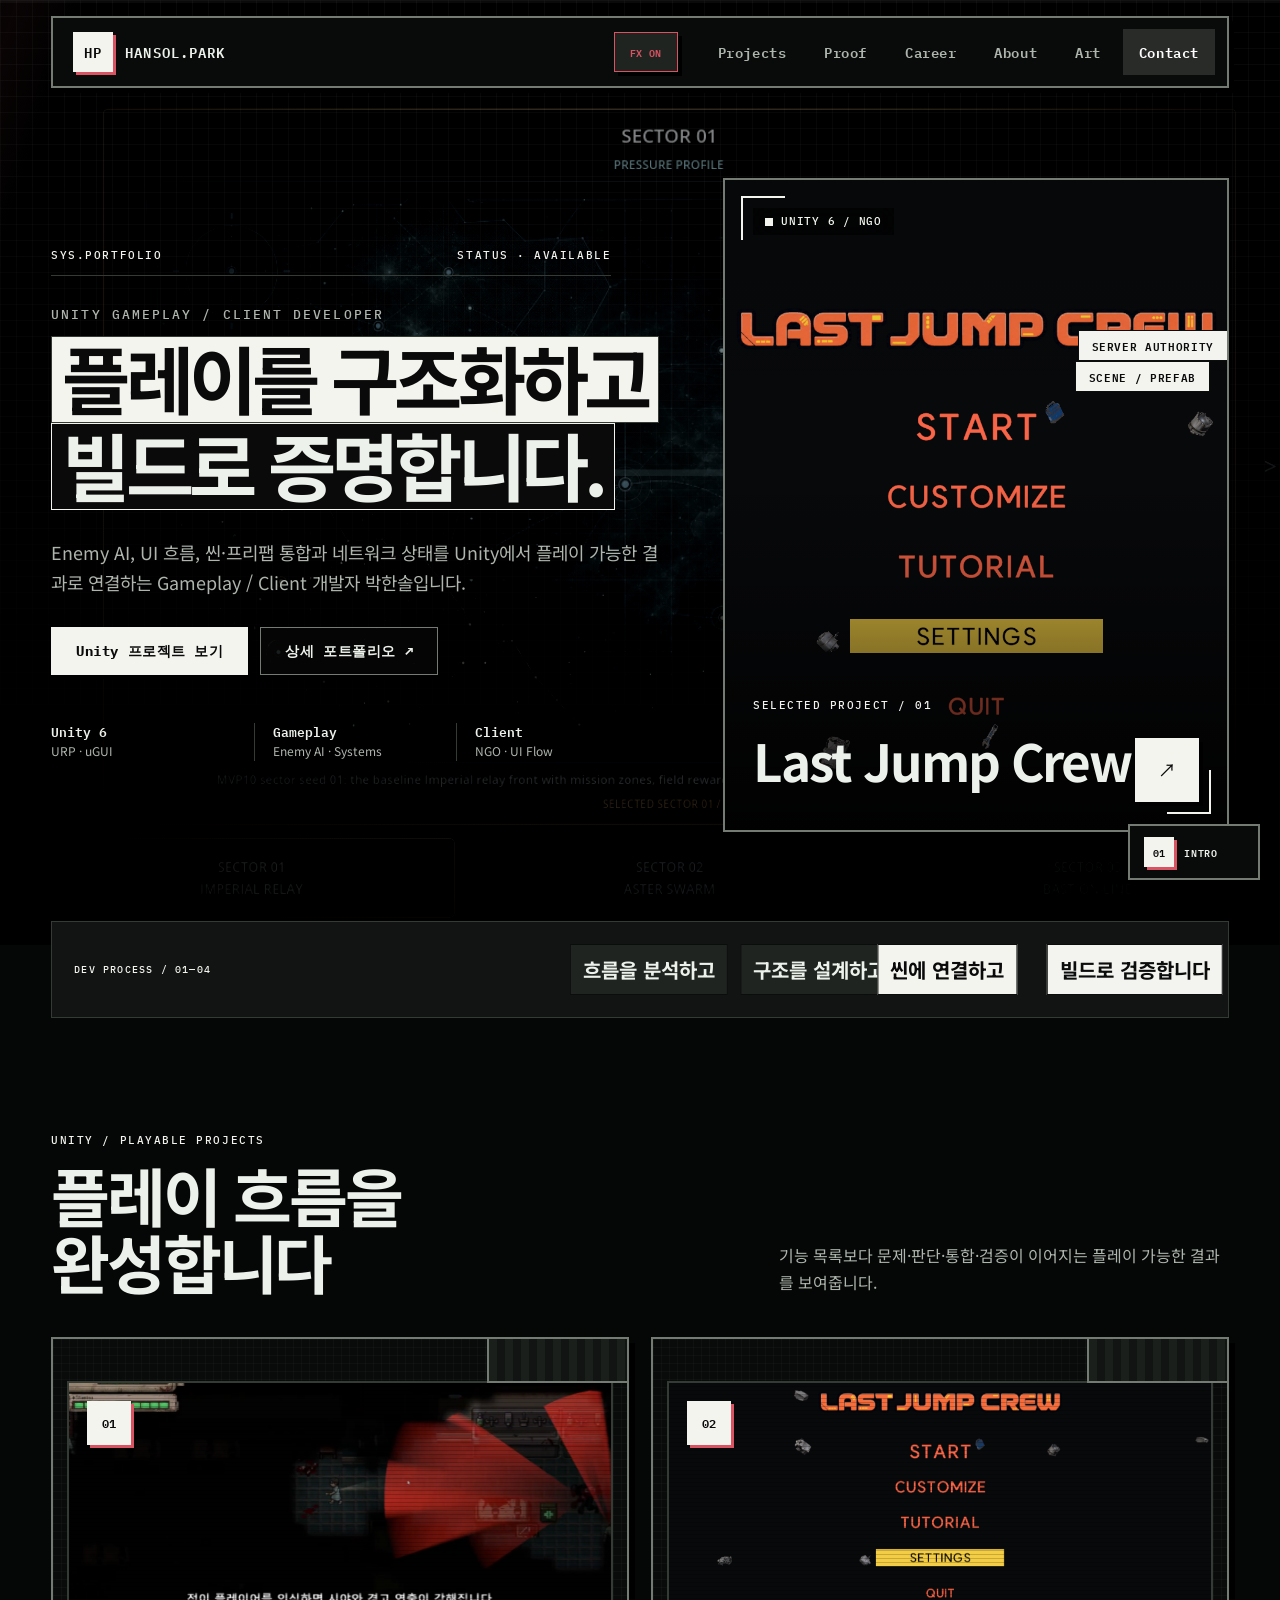
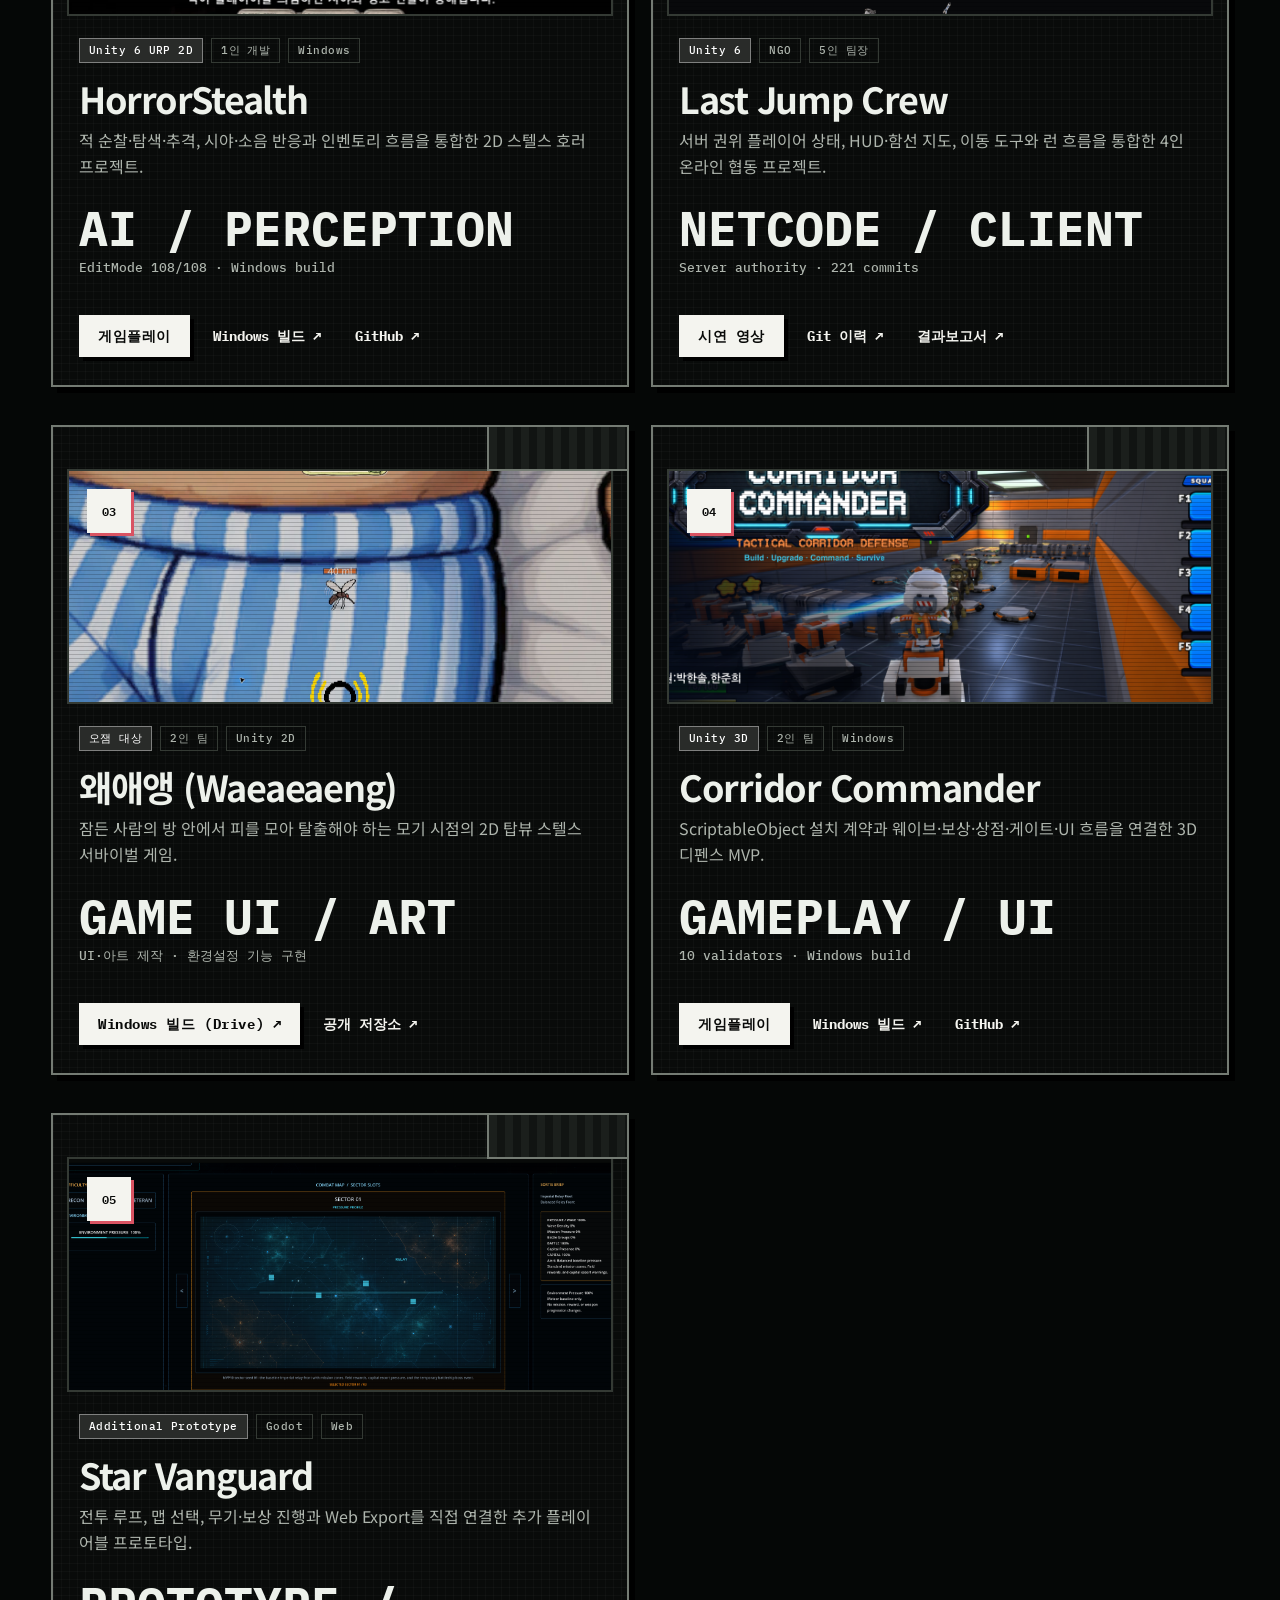
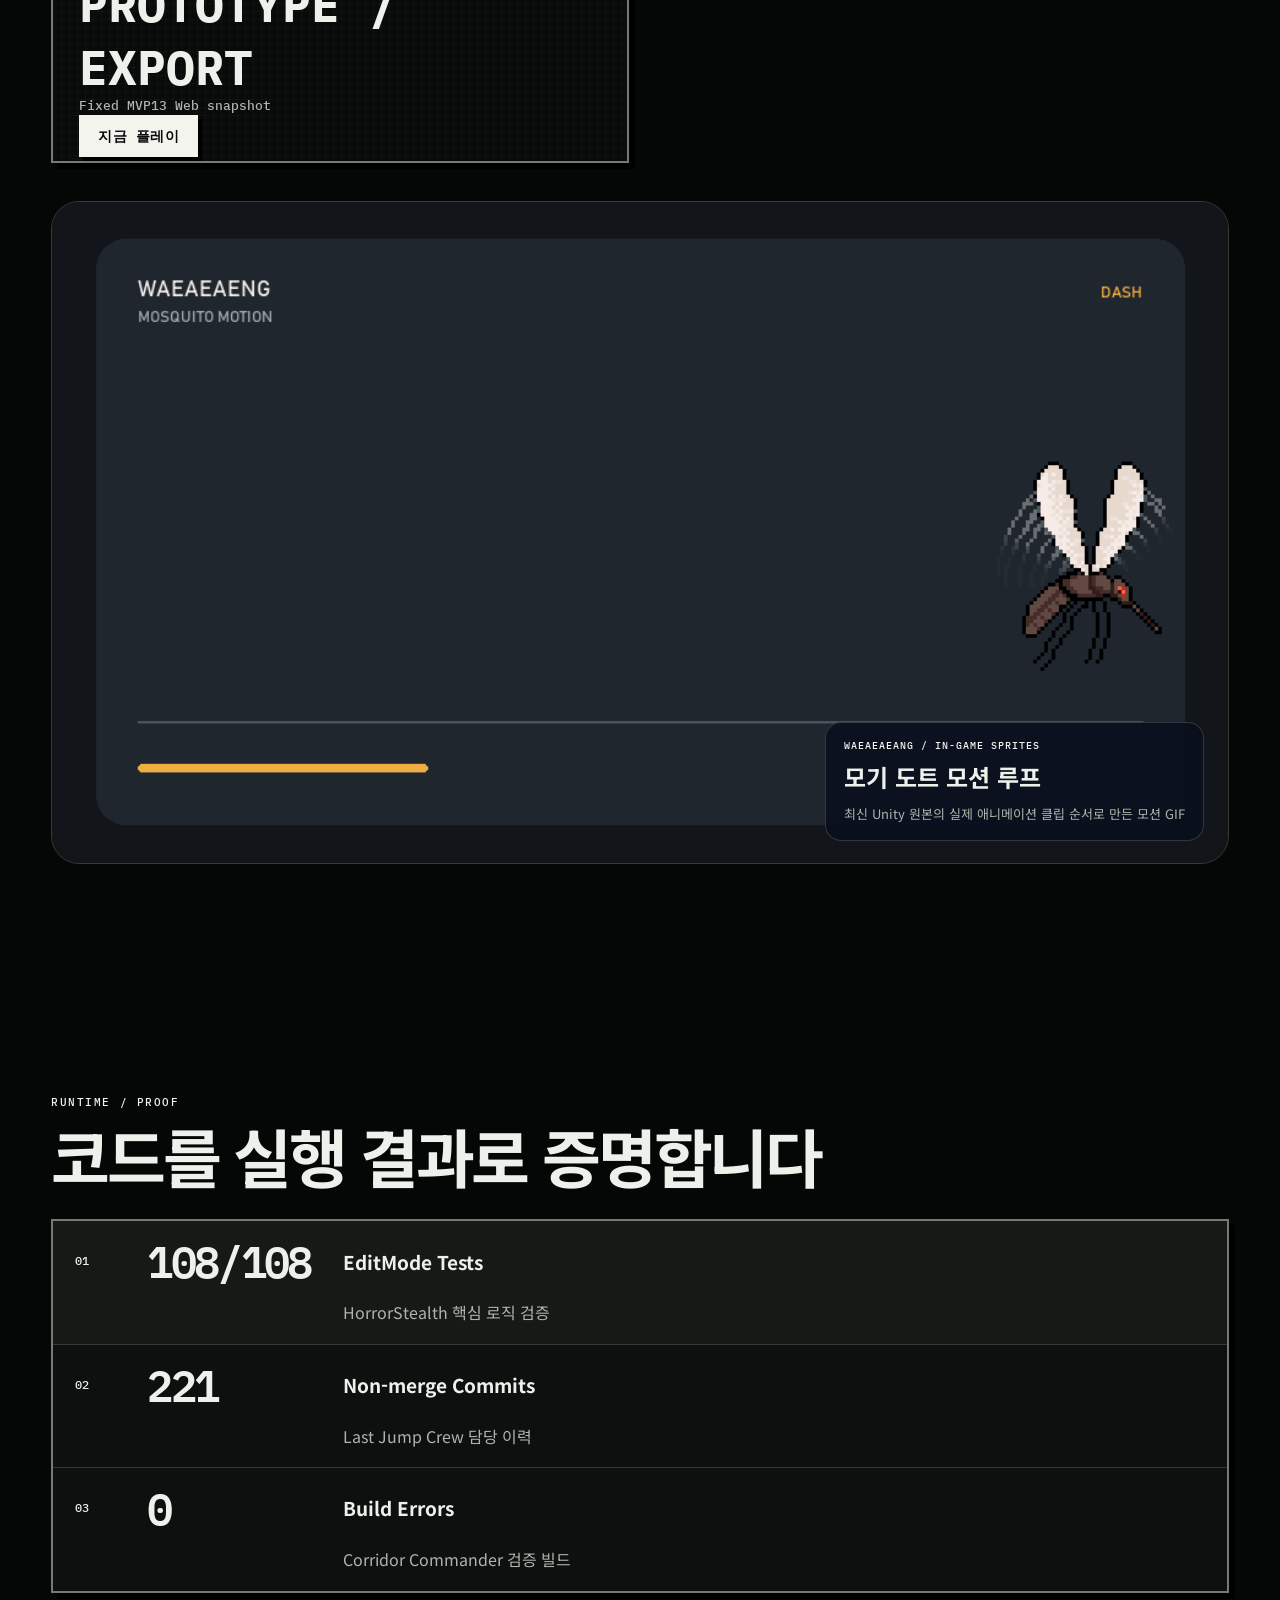
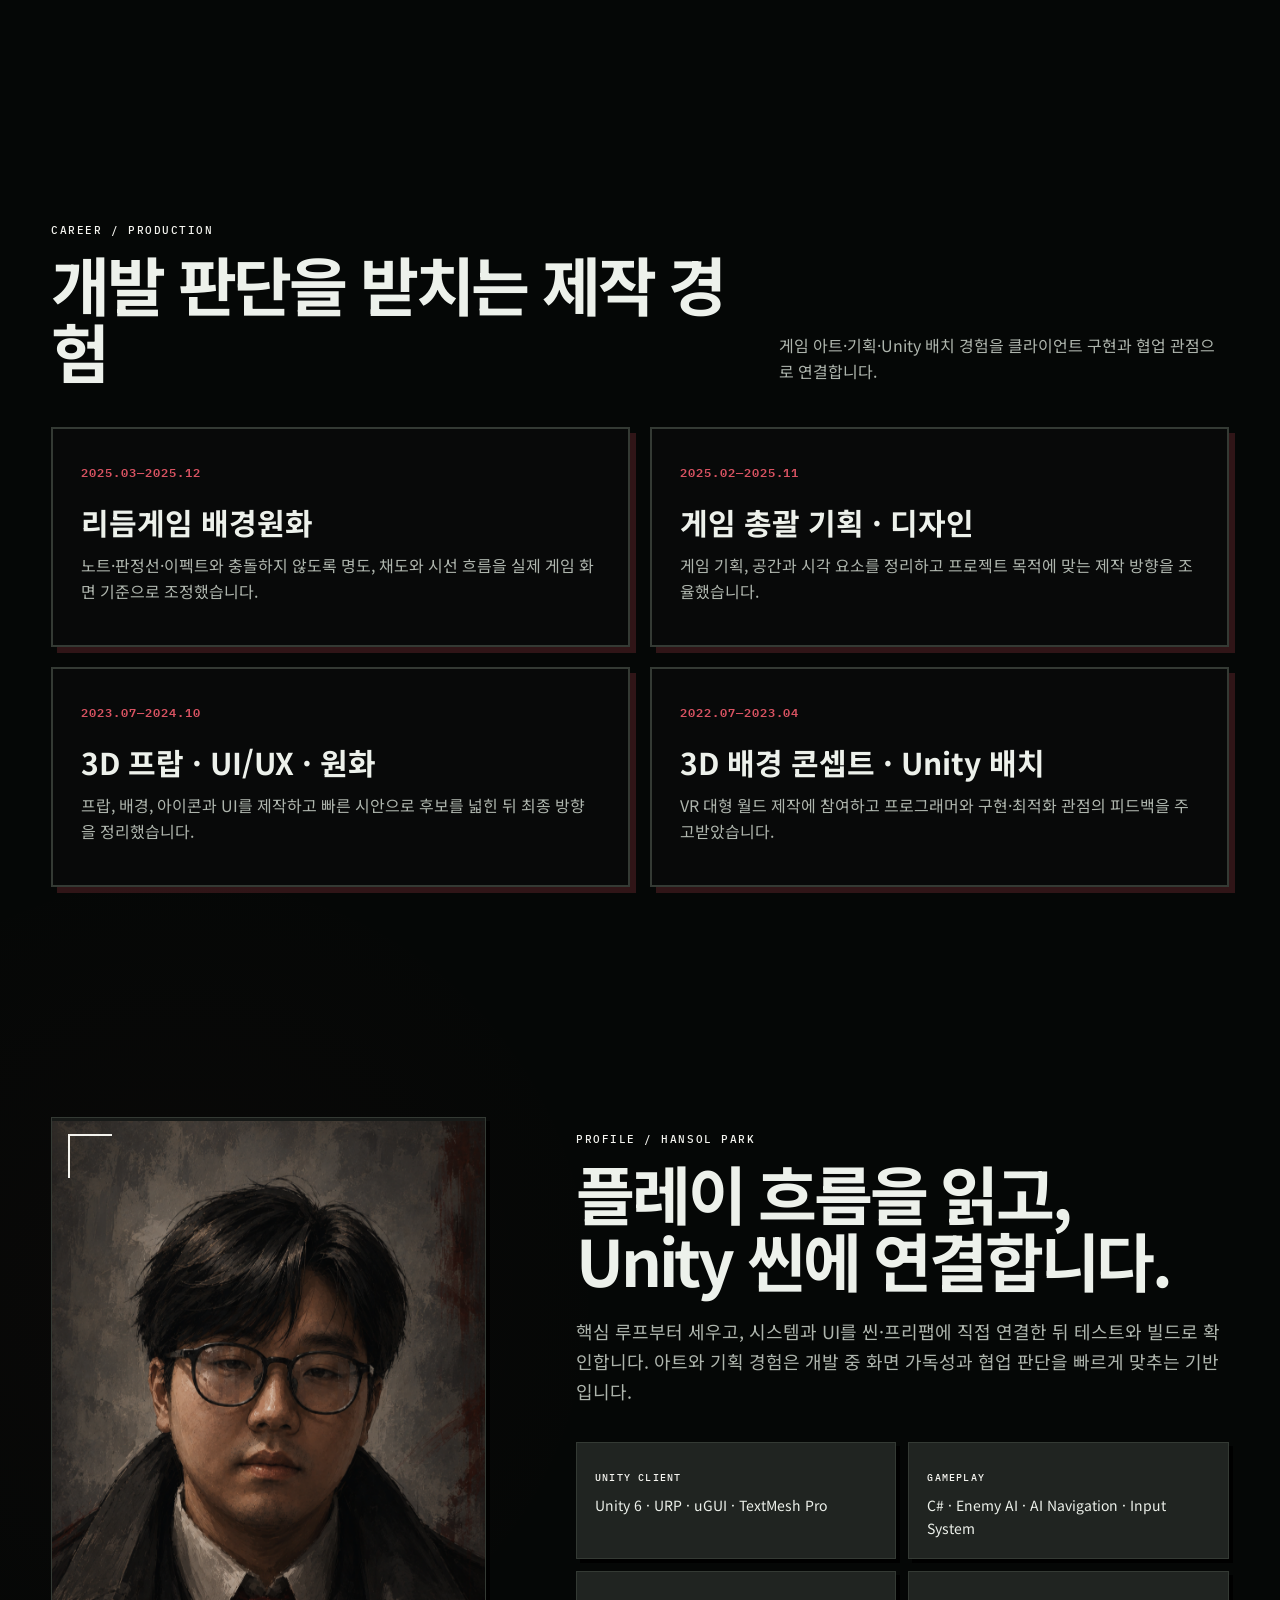
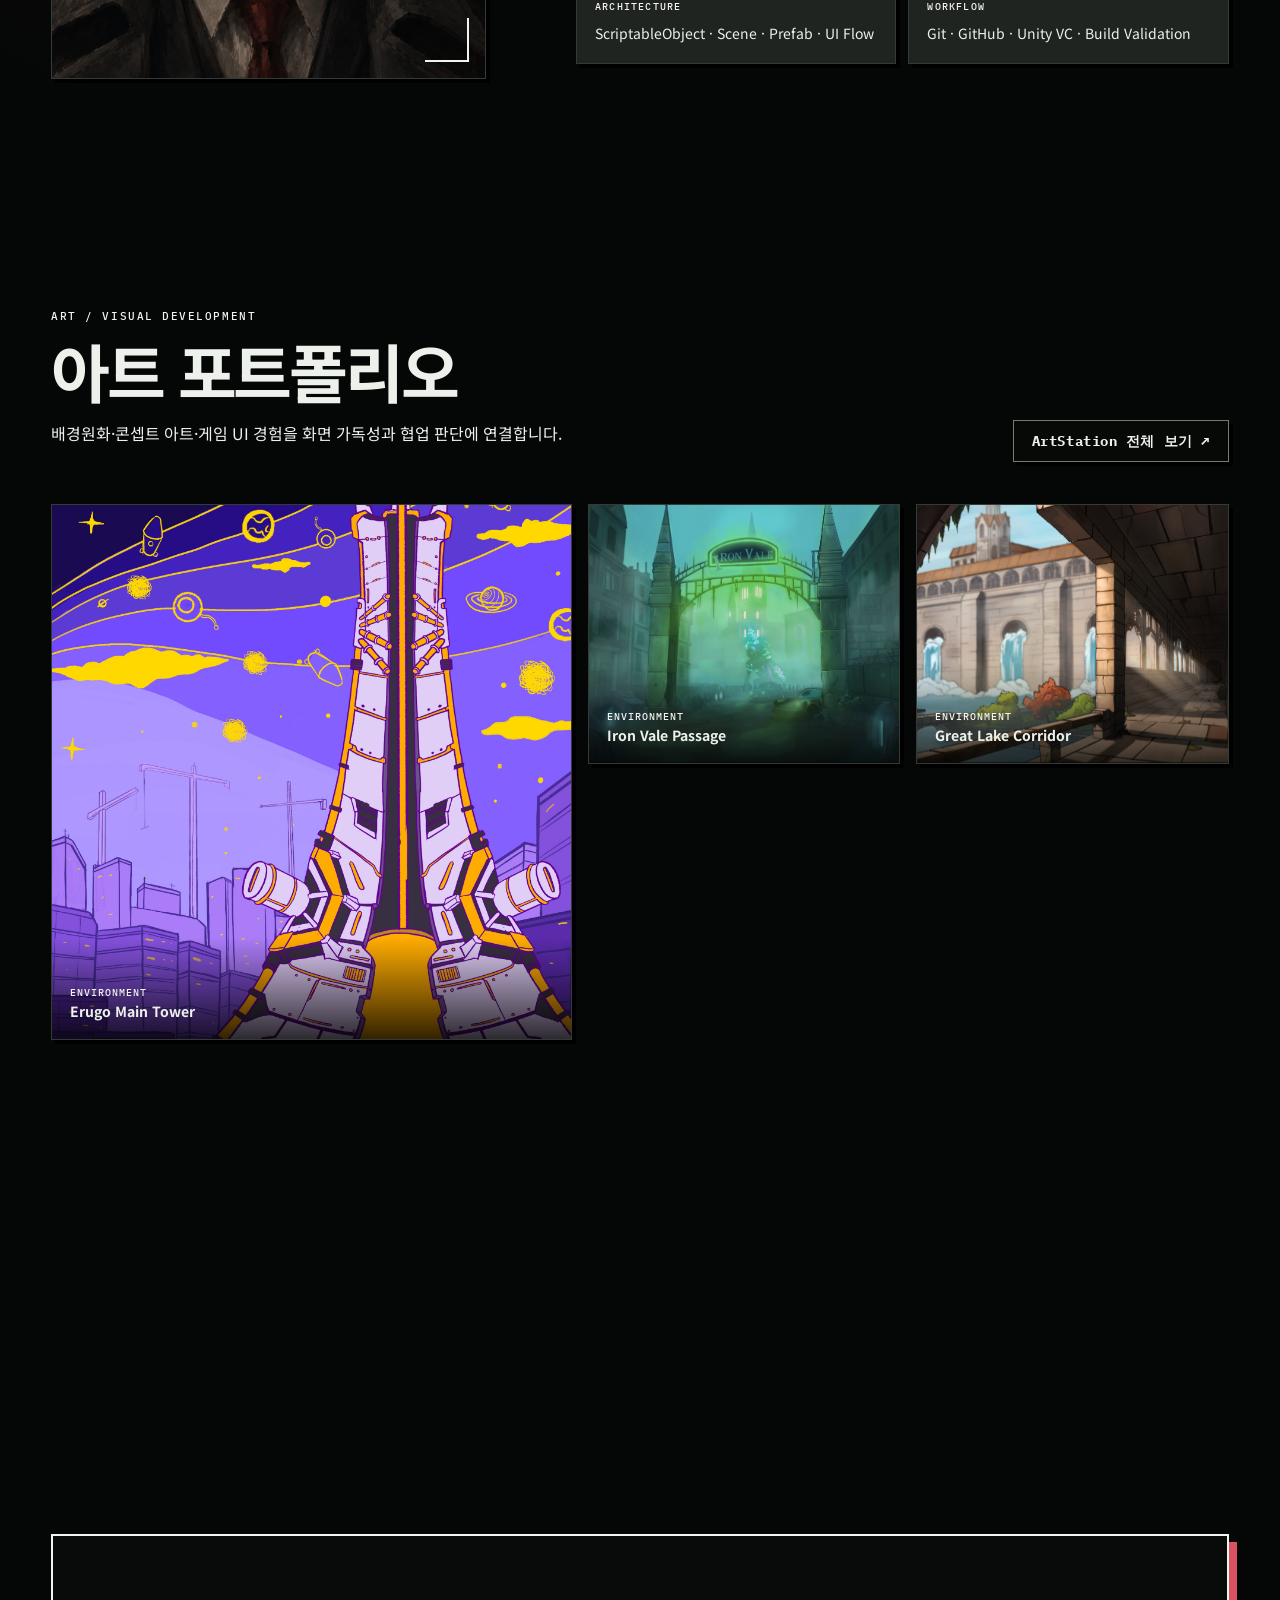
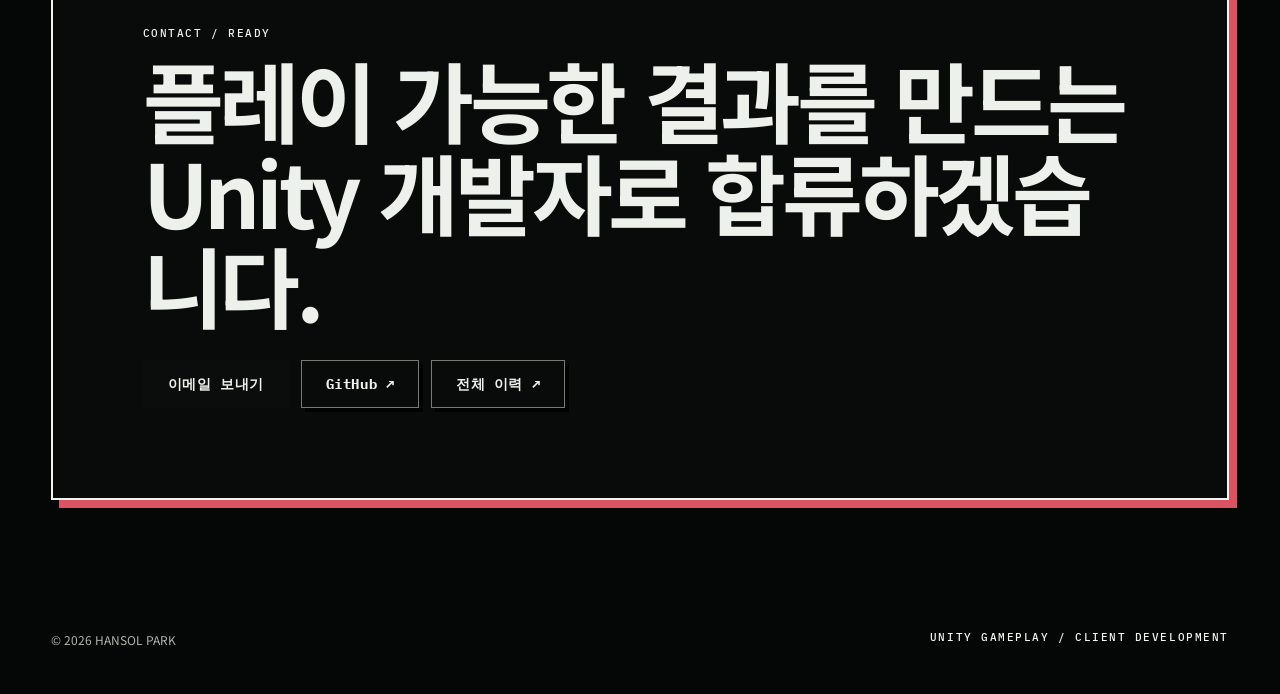
<file: index.html>
<!doctype html>
<html lang="ko">
<head>
  <meta charset="utf-8">
  <meta name="viewport" content="width=device-width, initial-scale=1">
  <meta name="description" content="Unity Gameplay/Client 개발자 박한솔의 포트폴리오. Enemy AI, UI 흐름, 씬·프리팹 통합과 플레이 가능한 프로젝트를 소개합니다.">
  <meta name="theme-color" content="#0b0d0c">
  <title>박한솔 — Unity Gameplay / Client Developer</title>
  <link rel="icon" href="favicon.svg" type="image/svg+xml">
  <link rel="preconnect" href="https://fonts.googleapis.com">
  <link rel="preconnect" href="https://fonts.gstatic.com" crossorigin>
  <link href="https://fonts.googleapis.com/css2?family=IBM+Plex+Mono:wght@400;500;600&family=Noto+Sans+KR:wght@400;500;600;700;800&display=swap" rel="stylesheet">
  <link rel="stylesheet" href="css/style.css">
  <script src="js/main.js" defer></script>
</head>
<body>
  <div class="space-backdrop" aria-hidden="true"></div>
  <div class="motion-intro" aria-hidden="true">
    <div class="intro-grid"></div>
    <div class="intro-panel intro-panel-left"></div>
    <div class="intro-panel intro-panel-right"></div>
    <div class="intro-sequence">
      <span class="intro-kicker">UNITY GAMEPLAY / CLIENT DEVELOPMENT</span>
      <strong class="intro-mark"><span>HANSOL</span><span>PARK</span></strong>
      <div class="intro-status"><i></i><span>LOADING PLAYABLE SYSTEMS</span><b>2026</b></div>
    </div>
  </div>
  <div class="pointer-aura" aria-hidden="true"></div>
  <div class="ambient-orbit" aria-hidden="true"><span></span><span></span><span></span></div>
  <div class="ambient-scan" aria-hidden="true"></div>
  <div class="scroll-progress" aria-hidden="true"><span></span></div>
  <aside class="chapter-indicator" aria-hidden="true"><span data-chapter-index>01</span><strong data-chapter-label>INTRO</strong></aside>
  <a class="skip-link" href="#main">본문으로 바로가기</a>

  <header class="top-app-bar">
    <a class="brand" href="#hero" aria-label="박한솔 Unity 개발 포트폴리오 홈">
      <span class="brand-mark" aria-hidden="true">HP</span>
      <span>HANSOL.PARK</span>
    </a>
    <button class="motion-toggle" type="button" aria-label="애니메이션 일시정지" aria-pressed="false">FX ON</button>
    <button class="icon-button menu-button" type="button" aria-label="메뉴 열기" aria-expanded="false" aria-controls="primary-nav">
      <span></span><span></span><span></span>
    </button>
    <nav id="primary-nav" class="primary-nav" aria-label="주요 메뉴">
      <a href="#projects">Projects</a>
      <a href="#proof">Proof</a>
      <a href="#career">Career</a>
      <a href="#about">About</a>
      <a href="#art">Art</a>
      <a class="nav-cta" href="mailto:parkhansol011@gmail.com">Contact</a>
    </nav>
  </header>

  <main id="main">
    <section id="hero" class="hero section-shell" data-chapter="INTRO" aria-labelledby="hero-title">
      <div class="hero-copy">
        <p class="system-label"><span>SYS.PORTFOLIO</span><span>STATUS · AVAILABLE</span></p>
        <p class="eyebrow">UNITY GAMEPLAY / CLIENT DEVELOPER</p>
        <h1 id="hero-title"><span class="headline-block light">플레이를 구조화하고</span><span class="headline-block accent">빌드로 증명합니다.</span></h1>
        <p class="hero-description">Enemy AI, UI 흐름, 씬·프리팹 통합과 네트워크 상태를 Unity에서 플레이 가능한 결과로 연결하는 Gameplay / Client 개발자 박한솔입니다.</p>
        <div class="hero-actions">
          <a class="button filled" href="#projects">Unity 프로젝트 보기</a>
          <a class="button outlined" href="https://mighty-triangle-fae.notion.site/1-Unity-Gameplay-944b95131086836993ff016b8f7fdc50" target="_blank" rel="noreferrer">상세 포트폴리오 ↗</a>
        </div>
        <ul class="hero-metrics" aria-label="핵심 역량">
          <li><strong>Unity 6</strong><span>URP · uGUI</span></li>
          <li><strong>Gameplay</strong><span>Enemy AI · Systems</span></li>
          <li><strong>Client</strong><span>NGO · UI Flow</span></li>
        </ul>
      </div>

      <article class="hero-media hud-frame" data-tilt>
        <img src="images/portfolio/last-jump-crew-cover.png" alt="Last Jump Crew Unity 네트워크 프로젝트 화면" data-parallax>
        <div class="media-notes" aria-hidden="true">
          <span>SERVER AUTHORITY</span>
          <span>SCENE / PREFAB</span>
        </div>
        <div class="media-overlay">
          <span class="status-chip"><span class="status-dot"></span>UNITY 6 / NGO</span>
          <div>
            <p>SELECTED PROJECT / 01</p>
            <h2>Last Jump Crew</h2>
          </div>
          <a class="fab" href="https://drive.google.com/file/d/1ufzshyKzNC74L2bztAH6-T9frNZpjw-A/view" target="_blank" rel="noreferrer" aria-label="Last Jump Crew 시연 영상 보기">↗</a>
        </div>
      </article>
    </section>

    <section class="story-strip section-shell" aria-label="개발 방식">
      <span class="story-index">DEV PROCESS / 01—04</span>
      <div class="story-words">
        <span>흐름을 분석하고</span><span>구조를 설계하고</span><span>씬에 연결하고</span><span>빌드로 검증합니다</span>
      </div>
    </section>

    <section id="projects" class="section-shell content-section" data-chapter="PROJECTS" aria-labelledby="projects-title">
      <div class="section-heading">
        <div>
          <p class="system-label">UNITY / PLAYABLE PROJECTS</p>
          <h2 id="projects-title">플레이 흐름을<br>완성합니다</h2>
        </div>
        <p>기능 목록보다 문제·판단·통합·검증이 이어지는 플레이 가능한 결과를 보여줍니다.</p>
      </div>

      <div class="project-grid">
        <article class="project-card" data-tilt>
          <div class="project-image compact">
            <img src="images/portfolio/horrorstealth-cover.png?v=20260817" alt="HorrorStealth 탑다운 스텔스 호러 화면" loading="lazy" data-parallax>
            <span class="index-badge">01</span>
          </div>
          <div class="project-body">
            <div class="chip-row"><span class="chip active">Unity 6 URP 2D</span><span class="chip">1인 개발</span><span class="chip">Windows</span></div>
            <h3>HorrorStealth</h3>
            <p class="project-summary">적 순찰·탐색·추격, 시야·소음 반응과 인벤토리 흐름을 통합한 2D 스텔스 호러 프로젝트.</p>
            <p class="proof-line"><strong>AI / PERCEPTION</strong> EditMode 108/108 · Windows build</p>
            <div class="card-actions">
              <a class="button filled small" href="https://drive.google.com/file/d/1ZJtiHilNekt-S6KDYB1VOtts6FTvDL8l/view" target="_blank" rel="noreferrer">게임플레이</a>
              <a class="text-button" href="https://drive.google.com/file/d/1Kx7njybq9UCfTTqO_x_fIGVuRzAKHcn-/view" target="_blank" rel="noreferrer">Windows 빌드 ↗</a>
              <a class="text-button" href="https://github.com/park12347789/horrorescape" target="_blank" rel="noreferrer">GitHub ↗</a>
            </div>
          </div>
        </article>

        <article class="project-card" data-tilt>
          <div class="project-image compact">
            <img src="images/portfolio/last-jump-crew-cover.png" alt="Last Jump Crew 네트워크 튜토리얼 화면" loading="lazy" data-parallax>
            <span class="index-badge">02</span>
          </div>
          <div class="project-body">
            <div class="chip-row"><span class="chip active">Unity 6</span><span class="chip">NGO</span><span class="chip">5인 팀장</span></div>
            <h3>Last Jump Crew</h3>
            <p class="project-summary">서버 권위 플레이어 상태, HUD·함선 지도, 이동 도구와 런 흐름을 통합한 4인 온라인 협동 프로젝트.</p>
            <p class="proof-line"><strong>NETCODE / CLIENT</strong> Server authority · 221 commits</p>
            <div class="card-actions">
              <a class="button filled small" href="https://drive.google.com/file/d/1ufzshyKzNC74L2bztAH6-T9frNZpjw-A/view" target="_blank" rel="noreferrer">시연 영상</a>
              <a class="text-button" href="https://github.com/park12347789/LastJumpCrew" target="_blank" rel="noreferrer">Git 이력 ↗</a>
              <a class="text-button" href="https://docs.google.com/document/d/152Ets7DGVOP3v-psCz1HSkuWXKOWWLm8wOT2yWHbn74" target="_blank" rel="noreferrer">결과보고서 ↗</a>
            </div>
          </div>
        </article>

        <article class="project-card" data-tilt>
          <div class="project-image compact">
            <img src="images/portfolio/waeaeaeng-gameplay.png" alt="왜애앵 플레이 화면: 모기 캐릭터와 혈액량·위험도 센서 UI" loading="lazy" data-parallax>
            <span class="index-badge">03</span>
          </div>
          <div class="project-body">
            <div class="chip-row"><span class="chip active">오잼 대상</span><span class="chip">2인 팀</span><span class="chip">Unity 2D</span></div>
            <h3>왜애앵 <span lang="en">(Waeaeaeng)</span></h3>
            <p class="project-summary">잠든 사람의 방 안에서 피를 모아 탈출해야 하는 모기 시점의 2D 탑뷰 스텔스 서바이벌 게임.</p>
            <p class="proof-line"><strong>GAME UI / ART</strong> UI·아트 제작 · 환경설정 기능 구현</p>
            <div class="card-actions">
              <a class="button filled small" href="https://drive.google.com/file/d/1sEWSmFWKgw5BNFljyGlP4TDkPfdk9eAD/view?usp=drivesdk" target="_blank" rel="noreferrer">Windows 빌드 (Drive) ↗</a>
              <a class="text-button" href="https://github.com/park12347789/Waeaeaeng" target="_blank" rel="noreferrer">공개 저장소 ↗</a>
            </div>
          </div>
        </article>

        <article class="project-card" data-tilt>
          <div class="project-image compact">
            <img src="images/portfolio/corridor-commander-cover.png" alt="Corridor Commander Unity 디펜스 게임 화면" loading="lazy" data-parallax>
            <span class="index-badge">04</span>
          </div>
          <div class="project-body">
            <div class="chip-row"><span class="chip active">Unity 3D</span><span class="chip">2인 팀</span><span class="chip">Windows</span></div>
            <h3>Corridor Commander</h3>
            <p class="project-summary">ScriptableObject 설치 계약과 웨이브·보상·상점·게이트·UI 흐름을 연결한 3D 디펜스 MVP.</p>
            <p class="proof-line"><strong>GAMEPLAY / UI</strong> 10 validators · Windows build</p>
            <div class="card-actions">
              <a class="button filled small" href="https://drive.google.com/file/d/1g5BktS-FwwfMZJzfutQscR3LngQAV8Jb/view" target="_blank" rel="noreferrer">게임플레이</a>
              <a class="text-button" href="https://drive.google.com/file/d/1AUqTabTZ3AjxpxBT4AWD335BV2O82hv0/view" target="_blank" rel="noreferrer">Windows 빌드 ↗</a>
              <a class="text-button" href="https://github.com/park12347789/Corridor_Commander" target="_blank" rel="noreferrer">GitHub ↗</a>
            </div>
          </div>
        </article>

        <article class="project-card experimental-card" data-tilt>
          <div class="project-image compact">
            <img src="images/portfolio/star-vanguard-map1-cover.png" alt="Star Vanguard Web Playtest 화면" loading="lazy" data-parallax>
            <span class="index-badge">05</span>
          </div>
          <div class="project-body">
            <div class="chip-row"><span class="chip active">Additional Prototype</span><span class="chip">Godot</span><span class="chip">Web</span></div>
            <h3>Star Vanguard</h3>
            <p class="project-summary">전투 루프, 맵 선택, 무기·보상 진행과 Web Export를 직접 연결한 추가 플레이어블 프로토타입.</p>
            <p class="proof-line"><strong>PROTOTYPE / EXPORT</strong> Fixed MVP13 Web snapshot</p>
            <div class="card-actions">
              <a class="button filled small" href="playtests/star-vanguard-map1/" target="_blank" rel="noreferrer">지금 플레이</a>
            </div>
          </div>
        </article>
      </div>

      <figure class="wae-motion-showcase">
        <img src="images/portfolio/waeaeaeng-mosquito-motion-loops.gif" alt="왜애앵 Unity 원본의 모기 기본 비행·대시·착륙·빨대 꽂기·흡혈 모션 GIF" loading="lazy">
        <figcaption>
          <span>WAEAEAEANG / IN-GAME SPRITES</span>
          <strong>모기 도트 모션 루프</strong>
          <p>최신 Unity 원본의 실제 애니메이션 클립 순서로 만든 모션 GIF</p>
        </figcaption>
      </figure>
    </section>

    <section id="proof" class="section-shell content-section" data-chapter="PROOF" aria-labelledby="proof-title">
      <div class="section-heading compact-heading">
        <div>
          <p class="system-label">RUNTIME / PROOF</p>
          <h2 id="proof-title">코드를 실행 결과로 증명합니다</h2>
        </div>
      </div>
      <div class="proof-grid">
        <article class="proof-card lime-card"><span>01</span><strong data-count="108" data-suffix="/108">108/108</strong><h3>EditMode Tests</h3><p>HorrorStealth 핵심 로직 검증</p></article>
        <article class="proof-card"><span>02</span><strong data-count="221">221</strong><h3>Non-merge Commits</h3><p>Last Jump Crew 담당 이력</p></article>
        <article class="proof-card"><span>03</span><strong data-count="0">0</strong><h3>Build Errors</h3><p>Corridor Commander 검증 빌드</p></article>
      </div>
    </section>

    <section id="career" class="section-shell content-section" data-chapter="CAREER" aria-labelledby="career-title">
      <div class="section-heading">
        <div>
          <p class="system-label">CAREER / PRODUCTION</p>
          <h2 id="career-title">개발 판단을 받치는 제작 경험</h2>
        </div>
        <p>게임 아트·기획·Unity 배치 경험을 클라이언트 구현과 협업 관점으로 연결합니다.</p>
      </div>
      <div class="experience-grid">
        <article class="experience-card">
          <span>2025.03—2025.12</span>
          <h3>리듬게임 배경원화</h3>
          <p>노트·판정선·이펙트와 충돌하지 않도록 명도, 채도와 시선 흐름을 실제 게임 화면 기준으로 조정했습니다.</p>
        </article>
        <article class="experience-card">
          <span>2025.02—2025.11</span>
          <h3>게임 총괄 기획 · 디자인</h3>
          <p>게임 기획, 공간과 시각 요소를 정리하고 프로젝트 목적에 맞는 제작 방향을 조율했습니다.</p>
        </article>
        <article class="experience-card">
          <span>2023.07—2024.10</span>
          <h3>3D 프랍 · UI/UX · 원화</h3>
          <p>프랍, 배경, 아이콘과 UI를 제작하고 빠른 시안으로 후보를 넓힌 뒤 최종 방향을 정리했습니다.</p>
        </article>
        <article class="experience-card">
          <span>2022.07—2023.04</span>
          <h3>3D 배경 콘셉트 · Unity 배치</h3>
          <p>VR 대형 월드 제작에 참여하고 프로그래머와 구현·최적화 관점의 피드백을 주고받았습니다.</p>
        </article>
      </div>
    </section>

    <section id="about" class="section-shell content-section about-section" data-chapter="ABOUT" aria-labelledby="about-title">
      <div class="about-portrait hud-frame" data-tilt><img src="images/portfolio/hansol-about-portrait.png" alt="박한솔 프로필 사진" loading="lazy" data-parallax></div>
      <div class="about-copy">
        <p class="system-label">PROFILE / HANSOL PARK</p>
        <h2 id="about-title">플레이 흐름을 읽고,<br>Unity 씬에 연결합니다.</h2>
        <p>핵심 루프부터 세우고, 시스템과 UI를 씬·프리팹에 직접 연결한 뒤 테스트와 빌드로 확인합니다. 아트와 기획 경험은 개발 중 화면 가독성과 협업 판단을 빠르게 맞추는 기반입니다.</p>
        <div class="skill-groups">
          <div><span>UNITY CLIENT</span><p>Unity 6 · URP · uGUI · TextMesh Pro</p></div>
          <div><span>GAMEPLAY</span><p>C# · Enemy AI · AI Navigation · Input System</p></div>
          <div><span>ARCHITECTURE</span><p>ScriptableObject · Scene · Prefab · UI Flow</p></div>
          <div><span>WORKFLOW</span><p>Git · GitHub · Unity VC · Build Validation</p></div>
        </div>
      </div>
    </section>

    <section id="art" class="section-shell content-section" data-chapter="ART" aria-labelledby="art-title">
      <div class="section-heading">
        <div>
          <p class="system-label">ART / VISUAL DEVELOPMENT</p>
          <h2 id="art-title">아트 포트폴리오</h2>
          <p>배경원화·콘셉트 아트·게임 UI 경험을 화면 가독성과 협업 판단에 연결합니다.</p>
        </div>
        <a class="button outlined small" href="https://www.artstation.com/clrool" target="_blank" rel="noreferrer">ArtStation 전체 보기 ↗</a>
      </div>

      <div class="gallery-grid">
        <figure class="gallery-main"><img src="images/portfolio/erugo-tower.jpg" alt="이루고 메인 타워 콘셉트 아트" loading="lazy" data-parallax><figcaption><span>ENVIRONMENT</span>Erugo Main Tower</figcaption></figure>
        <figure><img src="images/portfolio/iron-vale-passage.jpg" alt="Iron Vale Passage 콘셉트 아트" loading="lazy" data-parallax><figcaption><span>ENVIRONMENT</span>Iron Vale Passage</figcaption></figure>
        <figure><img src="images/portfolio/great-lake-corridor.jpg" alt="Great Lake Corridor 배경원화" loading="lazy" data-parallax><figcaption><span>ENVIRONMENT</span>Great Lake Corridor</figcaption></figure>
        <figure><img src="images/portfolio/corridor.jpg" alt="Corridor 배경원화" loading="lazy" data-parallax><figcaption><span>ENVIRONMENT</span>Corridor</figcaption></figure>
        <figure><img src="images/portfolio/city-concept.jpg" alt="City Concept 배경원화" loading="lazy" data-parallax><figcaption><span>CONCEPT</span>City Concept</figcaption></figure>
        <figure><img src="images/portfolio/erugo-town.jpg" alt="이루고 타운 콘셉트 아트" loading="lazy" data-parallax><figcaption><span>ENVIRONMENT</span>Erugo Town</figcaption></figure>
        <figure><img src="images/portfolio/potion-shop.jpg" alt="Potion Shop 배경원화" loading="lazy" data-parallax><figcaption><span>ILLUSTRATION</span>Potion Shop</figcaption></figure>
        <figure><img src="images/portfolio/pixel-ui-practice.jpg" alt="Pixel Art Game UI 연습" loading="lazy" data-parallax><figcaption><span>GAME UI</span>Pixel UI Practice</figcaption></figure>
      </div>
    </section>

    <section id="contact" class="section-shell contact-section" data-chapter="CONTACT" aria-labelledby="contact-title">
      <p class="system-label">CONTACT / READY</p>
      <h2 id="contact-title">플레이 가능한 결과를 만드는<br>Unity 개발자로 합류하겠습니다.</h2>
      <div class="contact-actions">
        <a class="button filled" href="mailto:parkhansol011@gmail.com">이메일 보내기</a>
        <a class="button outlined" href="https://github.com/park12347789" target="_blank" rel="noreferrer">GitHub ↗</a>
        <a class="button outlined" href="https://mighty-triangle-fae.notion.site/393b95131086829eb3208145c1f6d12f" target="_blank" rel="noreferrer">전체 이력 ↗</a>
      </div>
    </section>
  </main>

  <footer class="section-shell footer">
    <span>© <span data-year></span> HANSOL PARK</span>
    <span class="system-label">UNITY GAMEPLAY / CLIENT DEVELOPMENT</span>
  </footer>
</body>
</html>
</file>
<file: css/style.css>
:root {
  color-scheme: dark;
  --md-sys-color-primary: #f4f4ef;
  --md-sys-color-on-primary: #090a09;
  --md-sys-color-primary-container: #292b29;
  --md-sys-color-on-primary-container: #ffffff;
  --md-sys-color-error: #d95362;
  --md-sys-color-surface: #0b0d0c;
  --md-sys-color-surface-container-low: #111412;
  --md-sys-color-surface-container: #171a18;
  --md-sys-color-surface-container-high: #202421;
  --md-sys-color-on-surface: #edf1eb;
  --md-sys-color-on-surface-variant: #aeb5ad;
  --md-sys-color-outline: #747b73;
  --md-sys-color-outline-variant: #343a34;
  --md-sys-shape-small: 12px;
  --md-sys-shape-medium: 20px;
  --md-sys-shape-large: 28px;
  --md-sys-shape-extra-large: 36px;
  --md-sys-elevation-1: 0 1px 2px rgb(0 0 0 / .32), 0 1px 3px 1px rgb(0 0 0 / .18);
  --md-sys-elevation-3: 0 4px 8px 3px rgb(0 0 0 / .22), 0 1px 3px rgb(0 0 0 / .3);
  --page-max: 1240px;
  --side: clamp(20px, 4vw, 56px);
  --font-sans: "Noto Sans KR", system-ui, sans-serif;
  --font-mono: "IBM Plex Mono", monospace;
  --pointer-x: -100px;
  --pointer-y: -100px;
  --scroll-progress: 0;
}

* { box-sizing: border-box; }
html { background: #050706; scroll-behavior: smooth; scroll-padding-top: 100px; }
body {
  margin: 0;
  background:
    radial-gradient(circle at 75% 7%, rgb(255 255 255 / .045), transparent 24rem),
    radial-gradient(circle at 14% 70%, rgb(217 83 98 / .025), transparent 28rem),
    linear-gradient(rgb(5 7 6 / .58), rgb(5 7 6 / .88));
  color: var(--md-sys-color-on-surface);
  font-family: var(--font-sans);
  line-height: 1.65;
  overflow-x: hidden;
  isolation: isolate;
}
.space-backdrop {
  position: fixed;
  inset: -5%;
  z-index: -3;
  pointer-events: none;
  background:
    radial-gradient(circle at center, transparent 15%, rgb(3 5 4 / .72) 82%),
    linear-gradient(to bottom, rgb(3 5 4 / .18), rgb(3 5 4 / .68)),
    url("../images/portfolio/star-vanguard-map1-cover.png") center 48% / auto 120% no-repeat;
  filter: grayscale(.55) saturate(.55) contrast(1.18);
  animation: spaceDrift 24s ease-in-out infinite alternate;
}
body::before {
  position: fixed;
  inset: 0;
  z-index: -1;
  content: "";
  opacity: .07;
  background-image: linear-gradient(rgb(255 255 255 / .2) 1px, transparent 1px), linear-gradient(90deg, rgb(255 255 255 / .2) 1px, transparent 1px);
  background-size: 48px 48px;
  mask-image: linear-gradient(to bottom, black, transparent 75%);
  transform: translate3d(0, var(--grid-shift, 0), 0);
}
img { display: block; width: 100%; }
a { color: inherit; text-decoration: none; }
button, a { -webkit-tap-highlight-color: transparent; }
:focus-visible { outline: 3px solid var(--md-sys-color-primary); outline-offset: 4px; }

.skip-link {
  position: fixed;
  top: 12px;
  left: 12px;
  z-index: 400;
  padding: 12px 18px;
  border-radius: 100px;
  color: var(--md-sys-color-on-primary);
  background: var(--md-sys-color-primary);
  transform: translateY(-160%);
}
.skip-link:focus { transform: translateY(0); }

.section-shell { width: min(var(--page-max), calc(100% - var(--side) * 2)); margin-inline: auto; }
.top-app-bar {
  position: sticky;
  top: 16px;
  z-index: 20;
  width: min(var(--page-max), calc(100% - var(--side) * 2));
  min-height: 72px;
  margin: 16px auto 0;
  padding: 10px 12px 10px 20px;
  display: flex;
  align-items: center;
  justify-content: space-between;
  gap: 24px;
  border: 1px solid rgb(255 255 255 / .08);
  border-radius: 24px;
  background: rgb(17 20 18 / .84);
  box-shadow: var(--md-sys-elevation-1);
  backdrop-filter: blur(18px);
  animation: appBarDrop 900ms 2.15s cubic-bezier(.16, 1, .3, 1) both;
}
.brand { display: inline-flex; align-items: center; gap: 12px; font: 600 14px/1 var(--font-mono); letter-spacing: .08em; }
.brand-mark { display: grid; place-items: center; width: 40px; height: 40px; border-radius: 14px; color: var(--md-sys-color-on-primary); background: var(--md-sys-color-primary); }
.motion-toggle { min-width: 64px; min-height: 40px; margin-left: auto; border: 1px solid var(--md-sys-color-error); border-radius: 100px; color: var(--md-sys-color-error); background: var(--md-sys-color-surface-container-high); font: 600 10px/1 var(--font-mono); letter-spacing: .06em; cursor: pointer; }
.motion-toggle[aria-pressed="true"] { color: var(--md-sys-color-on-surface-variant); }
.primary-nav { display: flex; align-items: center; gap: 6px; }
.primary-nav a { padding: 11px 16px; border-radius: 100px; color: var(--md-sys-color-on-surface-variant); font-size: 14px; font-weight: 600; }
.primary-nav .nav-cta { position: relative; overflow: hidden; }
.primary-nav a:hover, .primary-nav a.active { color: var(--md-sys-color-on-surface); background: var(--md-sys-color-surface-container-high); }
.primary-nav a.active { box-shadow: inset 0 -2px var(--md-sys-color-primary); }
.primary-nav .nav-cta { color: var(--md-sys-color-on-primary-container); background: var(--md-sys-color-primary-container); }
.menu-button { display: none; }

.hero { min-height: calc(100svh - 110px); padding-block: clamp(56px, 7vw, 112px); display: grid; grid-template-columns: .92fr 1.08fr; align-items: center; gap: clamp(32px, 5vw, 72px); }
.system-label { margin: 0; color: var(--md-sys-color-primary); font: 500 11px/1.4 var(--font-mono); letter-spacing: .14em; text-transform: uppercase; }
.hero-copy > .system-label { display: flex; justify-content: space-between; max-width: 560px; padding-bottom: 12px; border-bottom: 1px solid var(--md-sys-color-outline-variant); }
.eyebrow { margin: 30px 0 12px; color: var(--md-sys-color-on-surface-variant); font: 500 13px/1.4 var(--font-mono); letter-spacing: .16em; }
h1, h2, h3, p { overflow-wrap: anywhere; }
h1 { margin: 0; font-size: clamp(48px, 5.8vw, 84px); line-height: .98; letter-spacing: -.065em; }
.headline-block { width: max-content; max-width: 100%; padding: .05em .14em .12em; display: block; border: 1px solid var(--md-sys-color-outline-variant); animation: headlineWipe 900ms cubic-bezier(.16, 1, .3, 1) both; }
.headline-block:first-child { animation-delay: 2.35s; }
.headline-block:nth-child(2) { animation-delay: 2.52s; }
.headline-block + .headline-block { margin-top: -1px; }
.headline-block.light { color: var(--md-sys-color-on-primary); background: var(--md-sys-color-primary); }
.headline-block.accent { border-color: var(--md-sys-color-primary); color: var(--md-sys-color-on-surface); background: #090a09; }
.hero-description { max-width: 650px; margin: 28px 0 0; color: var(--md-sys-color-on-surface-variant); font-size: clamp(16px, 1.4vw, 20px); }
.hero-actions, .card-actions, .contact-actions { display: flex; flex-wrap: wrap; align-items: center; gap: 12px; margin-top: 30px; }
.button { --magnetic-x: 0px; --magnetic-y: 0px; --button-lift: 0px; position: relative; min-height: 48px; padding: 0 24px; display: inline-flex; align-items: center; justify-content: center; gap: 8px; overflow: hidden; border: 1px solid transparent; border-radius: 100px; font-size: 14px; font-weight: 700; transform: translate3d(var(--magnetic-x), calc(var(--magnetic-y) + var(--button-lift)), 0); transition: transform 240ms cubic-bezier(.2,.8,.2,1), background-color 160ms ease, box-shadow 160ms ease; }
.button:hover { --button-lift: -2px; }
.button.filled { color: var(--md-sys-color-on-primary); background: var(--md-sys-color-primary); box-shadow: 0 8px 30px rgb(255 255 255 / .12); }
.button.outlined { border-color: var(--md-sys-color-outline); color: var(--md-sys-color-on-surface); background: rgb(11 13 12 / .4); }
.button.small { min-height: 42px; padding-inline: 18px; }
.text-button { min-height: 44px; padding: 10px 4px; display: inline-flex; align-items: center; color: var(--md-sys-color-primary); font-size: 14px; font-weight: 700; }
.hero-metrics { margin: 48px 0 0; padding: 0; display: grid; grid-template-columns: repeat(3, 1fr); list-style: none; }
.hero-metrics li { padding: 0 18px; border-left: 1px solid var(--md-sys-color-outline-variant); }
.hero-metrics li:first-child { padding-left: 0; border-left: 0; }
.hero-metrics strong, .hero-metrics span { display: block; }
.hero-metrics strong { font: 600 13px/1.4 var(--font-mono); }
.hero-metrics span { color: var(--md-sys-color-on-surface-variant); font-size: 12px; }

.hud-frame { position: relative; }
.hud-frame::before, .hud-frame::after { position: absolute; z-index: 3; width: 42px; height: 42px; content: ""; pointer-events: none; }
.hud-frame::before { top: 16px; left: 16px; border-top: 2px solid var(--md-sys-color-primary); border-left: 2px solid var(--md-sys-color-primary); border-radius: 12px 0 0; }
.hud-frame::after { right: 16px; bottom: 16px; border-right: 2px solid var(--md-sys-color-primary); border-bottom: 2px solid var(--md-sys-color-primary); border-radius: 0 0 12px; }
.hero-media { min-height: 650px; overflow: hidden; border: 1px solid var(--md-sys-color-outline-variant); border-radius: var(--md-sys-shape-extra-large); background: var(--md-sys-color-surface-container); box-shadow: var(--md-sys-elevation-3); }
.hero-media > img { height: 650px; object-fit: cover; background: #aeb1ae; }
.hero-media::after { border-color: var(--md-sys-color-primary); }
.media-overlay { position: absolute; inset: 0; padding: 28px; display: flex; flex-direction: column; justify-content: space-between; background: linear-gradient(to bottom, rgb(0 0 0 / .16), transparent 45%, rgb(0 0 0 / .88)); }
.media-overlay > div { margin-top: auto; }
.media-overlay p { margin: 0 0 4px; color: var(--md-sys-color-primary); font: 500 11px/1.4 var(--font-mono); letter-spacing: .14em; }
.media-overlay h2 { margin: 0; font-size: clamp(32px, 4vw, 56px); letter-spacing: -.04em; }
.status-chip { align-self: flex-start; padding: 8px 12px; display: inline-flex; align-items: center; gap: 8px; border-radius: 100px; color: #f4f7ef; background: rgb(0 0 0 / .58); backdrop-filter: blur(12px); font: 500 11px/1 var(--font-mono); letter-spacing: .07em; }
.status-dot { width: 8px; height: 8px; border-radius: 50%; background: var(--md-sys-color-primary); box-shadow: 0 0 12px var(--md-sys-color-primary); animation: sonar 1.8s ease-out infinite; }
.fab { --magnetic-x: 0px; --magnetic-y: 0px; position: absolute; right: 28px; bottom: 28px; display: grid; place-items: center; width: 64px; height: 64px; overflow: hidden; border-radius: 20px; color: var(--md-sys-color-on-primary); background: var(--md-sys-color-primary); box-shadow: var(--md-sys-elevation-3); font-size: 18px; transform: translate3d(var(--magnetic-x), var(--magnetic-y), 0); animation: fabBreathe 2.4s ease-in-out infinite; }
.media-notes { position: absolute; top: 150px; right: -1px; z-index: 4; display: grid; justify-items: end; }
.media-notes span { width: max-content; padding: 9px 13px; border: 1px solid #0b0d0c; color: #0b0d0c; background: #f3f4ef; font: 600 11px/1 var(--font-mono); letter-spacing: .06em; animation: noteFloat 3.2s ease-in-out infinite alternate; }
.media-notes span:last-child { color: var(--md-sys-color-on-primary); background: var(--md-sys-color-primary); transform: translateX(-18px); animation-name: noteFloatReverse; }

.story-strip { padding: 22px; display: grid; grid-template-columns: auto 1fr; align-items: center; gap: 28px; border: 1px solid var(--md-sys-color-outline-variant); border-radius: var(--md-sys-shape-medium); background: var(--md-sys-color-surface-container-low); }
.story-index { color: var(--md-sys-color-primary); font: 500 10px/1.4 var(--font-mono); letter-spacing: .12em; }
.story-words { display: flex; flex-wrap: wrap; justify-content: flex-end; }
.story-words span { --story-x: 0px; padding: 8px 12px; border: 1px solid var(--md-sys-color-surface); color: var(--md-sys-color-on-surface); background: var(--md-sys-color-surface-container-high); font-size: clamp(15px, 1.6vw, 20px); font-weight: 700; translate: var(--story-x) 0; transition: translate 120ms linear; }
.story-words span:nth-child(2) { transform: translateY(5px) rotate(-1deg); }
.story-words span:nth-child(3) { color: var(--md-sys-color-on-primary); background: var(--md-sys-color-primary); }
.story-words span:nth-child(4) { color: #0b0d0c; background: #f3f4ef; transform: translateY(-3px) rotate(1deg); }

.content-section { padding-block: clamp(72px, 9vw, 132px); }
.section-heading { margin-bottom: 42px; display: flex; align-items: end; justify-content: space-between; gap: 48px; }
.section-heading h2, .about-copy h2, .contact-section h2 { margin: 12px 0 0; font-size: clamp(36px, 5vw, 64px); line-height: 1.05; letter-spacing: -.05em; }
.section-heading > p { max-width: 450px; margin: 0; color: var(--md-sys-color-on-surface-variant); }
.compact-heading { margin-bottom: 30px; }

.project-grid { display: grid; grid-template-columns: repeat(2, minmax(0, 1fr)); grid-auto-rows: 650px; gap: 38px 22px; }
.project-card { --tilt-x: 0deg; --tilt-y: 0deg; --card-lift: 0px; position: relative; min-width: 0; height: 100%; padding-top: 42px; display: flex; flex-direction: column; overflow: hidden; border: 1px solid var(--md-sys-color-outline-variant); border-radius: 32px; background: rgb(10 12 11 / .96); transform: perspective(1200px) translateY(var(--card-lift)) rotateX(var(--tilt-x)) rotateY(var(--tilt-y)); transform-style: preserve-3d; transition: transform 240ms cubic-bezier(.2,.8,.2,1), border-color 180ms ease, box-shadow 180ms ease; }
.project-card::before { position: absolute; top: 0; right: 0; z-index: 4; width: clamp(106px, 24%, 138px); height: 42px; content: ""; border-bottom: 1px solid var(--md-sys-color-outline-variant); border-left: 1px solid var(--md-sys-color-outline-variant); border-radius: 0 0 0 24px; background: var(--md-sys-color-surface-container-high); }
.project-card:hover { --card-lift: -8px; border-color: rgb(255 255 255 / .58); box-shadow: var(--md-sys-elevation-3); }
.project-image, .project-image.compact { position: relative; min-height: 0; height: 235px; margin: 0 14px; flex: 0 0 235px; overflow: hidden; border: 1px solid rgb(255 255 255 / .08); border-radius: 22px; background: #080a09; }
.project-image img { --parallax-y: 0px; --image-scale: 1.08; width: 100%; height: 100%; object-fit: cover; transform: translate3d(0, var(--parallax-y), 0) scale(var(--image-scale)); transition: transform 600ms cubic-bezier(.2,.8,.2,1); }
.project-card:hover .project-image img { --image-scale: 1.13; }
.index-badge { position: absolute; top: 18px; left: 18px; display: grid; place-items: center; width: 44px; height: 44px; border-radius: 15px; color: var(--md-sys-color-on-primary); background: var(--md-sys-color-primary); font: 600 12px/1 var(--font-mono); }
.project-body { padding: 22px 26px 26px; display: flex; flex: 1; flex-direction: column; min-height: 0; }
.chip-row { display: flex; flex-wrap: wrap; gap: 8px; }
.chip { padding: 7px 11px; border: 1px solid var(--md-sys-color-outline-variant); border-radius: 9px; color: var(--md-sys-color-on-surface-variant); font: 500 11px/1 var(--font-mono); }
.chip.active { border-color: rgb(255 255 255 / .4); color: var(--md-sys-color-on-primary-container); background: var(--md-sys-color-primary-container); }
.project-body h3 { margin: 16px 0 8px; font-size: clamp(26px, 3vw, 36px); line-height: 1.1; letter-spacing: -.035em; }
.project-summary { margin: 0; color: var(--md-sys-color-on-surface-variant); }
.proof-line { margin: 18px 0 0; color: var(--md-sys-color-on-surface-variant); font: 500 13px/1.3 var(--font-mono); }
.proof-line strong { display: block; color: var(--md-sys-color-on-surface); font-size: clamp(30px, 4vw, 48px); }
.project-card .card-actions { margin-top: auto; }
.experimental-card { background: linear-gradient(145deg, var(--md-sys-color-surface-container), #211316); }

.wae-motion-showcase { position: relative; margin: 38px 0 0; overflow: hidden; border: 1px solid var(--md-sys-color-outline-variant); border-radius: var(--md-sys-shape-large); background: var(--md-sys-color-surface-container); }
.wae-motion-showcase img { display: block; width: 100%; height: auto; }
.wae-motion-showcase figcaption { position: absolute; right: 24px; bottom: 22px; max-width: min(460px, calc(100% - 48px)); padding: 16px 18px; border: 1px solid rgb(255 255 255 / .16); border-radius: 16px; background: rgb(9 15 28 / .86); backdrop-filter: blur(10px); }
.wae-motion-showcase figcaption span { display: block; color: var(--md-sys-color-primary); font: 500 10px/1.4 var(--font-mono); letter-spacing: .1em; }
.wae-motion-showcase figcaption strong { display: block; margin-top: 4px; font-size: 24px; }
.wae-motion-showcase figcaption p { margin: 6px 0 0; color: var(--md-sys-color-on-surface-variant); font-size: 13px; }

.proof-grid { display: grid; grid-template-columns: repeat(3, 1fr); gap: 18px; }
.proof-card { min-height: 280px; padding: 28px; display: flex; flex-direction: column; justify-content: flex-end; border-radius: var(--md-sys-shape-large); background: var(--md-sys-color-surface-container-high); }
.proof-card > span { margin-bottom: auto; font: 500 12px/1 var(--font-mono); }
.proof-card strong { font: 600 clamp(36px, 5vw, 64px)/1 var(--font-mono); letter-spacing: -.06em; }
.proof-card h3 { margin: 14px 0 0; font-size: 19px; }
.proof-card p { margin: 4px 0 0; color: var(--md-sys-color-on-surface-variant); }
.lime-card { color: var(--md-sys-color-on-primary); background: var(--md-sys-color-primary); }
.lime-card p { color: rgb(9 10 9 / .72); }

.gallery-grid { display: grid; grid-template-columns: 1.25fr .75fr .75fr; grid-auto-rows: 260px; gap: 16px; }
.gallery-grid figure { position: relative; margin: 0; overflow: hidden; border-radius: var(--md-sys-shape-medium); background: var(--md-sys-color-surface-container); }
.gallery-grid .gallery-main { grid-row: span 2; }
.gallery-grid img { --parallax-y: 0px; --image-scale: 1.1; height: 100%; object-fit: cover; transform: translate3d(0, var(--parallax-y), 0) scale(var(--image-scale)); transition: transform 500ms ease; }
.gallery-grid figure:hover img { --image-scale: 1.16; }
.gallery-grid figcaption { position: absolute; inset: auto 0 0; padding: 48px 18px 16px; background: linear-gradient(transparent, rgb(0 0 0 / .8)); font-size: 14px; font-weight: 700; }
.gallery-grid figcaption span { display: block; color: var(--md-sys-color-primary); font: 500 10px/1.4 var(--font-mono); letter-spacing: .1em; }

.about-section { display: grid; grid-template-columns: .8fr 1.2fr; align-items: center; gap: clamp(32px, 7vw, 100px); }
.about-portrait { min-height: 560px; overflow: hidden; border-radius: var(--md-sys-shape-extra-large); background: var(--md-sys-color-surface-container); }
.about-portrait img { --parallax-y: 0px; height: 560px; object-fit: cover; transform: translate3d(0, var(--parallax-y), 0) scale(1.08); }
.about-copy > p:not(.system-label) { max-width: 660px; margin: 24px 0 0; color: var(--md-sys-color-on-surface-variant); font-size: 18px; }
.skill-groups { margin-top: 36px; display: grid; grid-template-columns: repeat(2, 1fr); gap: 12px; }
.skill-groups div { padding: 18px; border-radius: var(--md-sys-shape-small); background: var(--md-sys-color-surface-container-high); }
.skill-groups span { color: var(--md-sys-color-primary); font: 500 10px/1.4 var(--font-mono); letter-spacing: .12em; }
.skill-groups p { margin: 6px 0 0; font-size: 14px; }

.contact-section { margin-block: clamp(60px, 8vw, 120px); padding: clamp(40px, 7vw, 90px); border-radius: var(--md-sys-shape-extra-large); color: var(--md-sys-color-on-primary); background: var(--md-sys-color-primary); }
.contact-section .system-label { color: inherit; }
.contact-section h2 { font-size: clamp(46px, 7vw, 88px); }
.contact-section .button.filled { color: var(--md-sys-color-on-surface); background: var(--md-sys-color-surface); box-shadow: none; }
.contact-section .button.outlined { border-color: rgb(9 10 9 / .45); color: inherit; background: transparent; }
.footer { padding-block: 28px 44px; display: flex; justify-content: space-between; gap: 24px; color: var(--md-sys-color-on-surface-variant); font-size: 12px; }

.motion-ready [data-reveal] { opacity: 0; filter: blur(8px); translate: 0 42px; scale: .965; transition: opacity 750ms ease, translate 950ms cubic-bezier(.16,1,.3,1), scale 950ms cubic-bezier(.16,1,.3,1), filter 700ms ease; transition-delay: var(--reveal-delay, 0ms); }
.motion-ready [data-reveal].visible { opacity: 1; filter: none; translate: 0 0; scale: 1; }

/* Cinematic motion layer */
.motion-intro { position: fixed; inset: 0; z-index: 300; overflow: hidden; pointer-events: none; color: var(--md-sys-color-on-surface); background: #070907; animation: introExit 2.65s linear forwards; }
.intro-grid { position: absolute; inset: -20%; opacity: .22; background-image: linear-gradient(rgb(255 255 255 / .3) 1px, transparent 1px), linear-gradient(90deg, rgb(255 255 255 / .3) 1px, transparent 1px); background-size: 56px 56px; transform: perspective(600px) rotateX(58deg) translateY(-12%); animation: introGrid 2.1s cubic-bezier(.2,.8,.2,1) both; }
.intro-panel { position: absolute; inset-block: 0; width: 50.2%; background: #0b0d0c; border-color: rgb(255 255 255 / .28); animation-duration: 1s; animation-delay: 1.65s; animation-fill-mode: forwards; animation-timing-function: cubic-bezier(.76,0,.24,1); }
.intro-panel-left { left: 0; border-right: 1px solid; animation-name: introPanelLeft; }
.intro-panel-right { right: 0; border-left: 1px solid; animation-name: introPanelRight; }
.intro-sequence { position: absolute; inset: 0; z-index: 2; padding: clamp(28px, 6vw, 88px); display: flex; flex-direction: column; justify-content: center; }
.intro-kicker { align-self: flex-start; padding: 8px 12px; border: 1px solid var(--md-sys-color-primary); color: var(--md-sys-color-primary); font: 600 11px/1 var(--font-mono); letter-spacing: .12em; animation: introText 500ms 120ms both; }
.intro-mark { margin-top: 18px; font: 800 clamp(72px, 16vw, 240px)/.72 var(--font-sans); letter-spacing: -.09em; }
.intro-mark span { display: block; width: max-content; animation: introMark 750ms cubic-bezier(.16,1,.3,1) both; }
.intro-mark span:first-child { color: var(--md-sys-color-on-surface); animation-delay: 220ms; }
.intro-mark span:last-child { padding-right: .08em; color: var(--md-sys-color-on-primary); background: var(--md-sys-color-primary); animation-delay: 360ms; }
.intro-status { margin-top: 32px; display: grid; grid-template-columns: 1fr auto auto; align-items: center; gap: 16px; font: 500 10px/1 var(--font-mono); letter-spacing: .1em; animation: introText 500ms 650ms both; }
.intro-status i { height: 3px; background: linear-gradient(90deg, var(--md-sys-color-primary) 0 70%, var(--md-sys-color-outline-variant) 70%); transform-origin: left; animation: statusLoad 900ms 700ms cubic-bezier(.16,1,.3,1) both; }
.intro-status b { color: var(--md-sys-color-error); }

.pointer-aura { position: fixed; left: 0; top: 0; z-index: 150; width: 180px; height: 180px; border: 1px solid rgb(255 255 255 / .22); border-radius: 50%; opacity: 0; pointer-events: none; background: radial-gradient(circle, rgb(255 255 255 / .1), transparent 68%); transform: translate3d(var(--pointer-x), var(--pointer-y), 0) translate(-50%, -50%); transition: width 200ms ease, height 200ms ease, opacity 250ms ease; mix-blend-mode: screen; }
.pointer-ready .pointer-aura { opacity: 1; }
.pointer-hot .pointer-aura { width: 280px; height: 280px; }
.ambient-orbit { position: fixed; z-index: -1; top: 12%; right: -14vw; width: min(62vw, 900px); aspect-ratio: 1; opacity: .11; pointer-events: none; animation: orbitTurn 18s linear infinite; }
.ambient-orbit span { position: absolute; inset: 0; border: 1px solid var(--md-sys-color-primary); border-radius: 44% 56% 61% 39% / 52% 43% 57% 48%; }
.ambient-orbit span:nth-child(2) { inset: 13%; transform: rotate(47deg); }
.ambient-orbit span:nth-child(3) { inset: 28%; transform: rotate(91deg); }
.ambient-scan { position: fixed; z-index: 12; inset: 0 auto 0 -15vw; width: 10vw; opacity: .045; pointer-events: none; background: linear-gradient(90deg, transparent, var(--md-sys-color-error), transparent); transform: skewX(-18deg); animation: ambientScan 8s 3s ease-in-out infinite; }
.scroll-progress { position: fixed; inset: 0 0 auto; z-index: 220; height: 3px; pointer-events: none; background: rgb(255 255 255 / .04); }
.scroll-progress span { display: block; width: 100%; height: 100%; background: var(--md-sys-color-error); box-shadow: 0 0 18px rgb(217 83 98 / .6); transform: scaleX(var(--scroll-progress)); transform-origin: left; }
.chapter-indicator { position: fixed; right: 20px; bottom: 20px; z-index: 18; min-width: 132px; padding: 11px 14px; display: grid; grid-template-columns: auto 1fr; align-items: center; gap: 10px; border: 1px solid var(--md-sys-color-outline-variant); border-radius: 15px; background: rgb(11 13 12 / .82); box-shadow: var(--md-sys-elevation-1); backdrop-filter: blur(14px); }
.chapter-indicator span { display: grid; place-items: center; width: 30px; height: 30px; border-radius: 9px; color: var(--md-sys-color-on-primary); background: var(--md-sys-color-primary); font: 600 10px/1 var(--font-mono); }
.chapter-indicator strong { font: 600 10px/1 var(--font-mono); letter-spacing: .08em; }

.hero-copy > .system-label { animation: labelDraw 850ms 2.2s cubic-bezier(.16,1,.3,1) both; }
.eyebrow { animation: heroRise 650ms 2.28s both; }
.hero-description { animation: heroRise 700ms 2.68s both; }
.hero-actions { animation: heroRise 700ms 2.82s both; }
.hero-metrics { animation: heroRise 700ms 2.96s both; }
.hero-media { --tilt-x: 0deg; --tilt-y: 0deg; transform: perspective(1200px) rotateX(var(--tilt-x)) rotateY(var(--tilt-y)); transform-style: preserve-3d; animation: heroMediaReveal 1.15s 2.32s cubic-bezier(.16,1,.3,1) both; transition: transform 260ms cubic-bezier(.2,.8,.2,1); }
.media-overlay::after { position: absolute; inset: -20% 0 auto; height: 20%; content: ""; pointer-events: none; background: linear-gradient(transparent, rgb(217 83 98 / .14), transparent); animation: hudScan 3.8s 3.2s ease-in-out infinite; }
.contact-section { position: relative; overflow: hidden; isolation: isolate; }
.contact-section::before { position: absolute; z-index: -1; top: 50%; left: 70%; width: 20px; aspect-ratio: 1; content: ""; border: 2px solid rgb(9 10 9 / .34); border-radius: 50%; transform: translate(-50%, -50%) scale(1); }
.contact-section.visible::before { animation: contactPulse 1.5s ease-out 2; }
.ripple { position: absolute; z-index: 0; width: 20px; height: 20px; border-radius: 50%; pointer-events: none; background: currentColor; opacity: .24; transform: translate(-50%, -50%) scale(0); animation: materialRipple 650ms ease-out forwards; }
.button > *, .fab > * { position: relative; z-index: 1; }
.motion-paused *, .motion-paused *::before, .motion-paused *::after { animation-play-state: paused !important; }

@keyframes introExit { 0%, 93% { visibility: visible; opacity: 1; } 100% { visibility: hidden; opacity: 0; } }
@keyframes introPanelLeft { to { transform: translate3d(-103%, -4%, 0) rotate(-2deg); } }
@keyframes introPanelRight { to { transform: translate3d(103%, 4%, 0) rotate(2deg); } }
@keyframes introGrid { from { opacity: 0; transform: perspective(600px) rotateX(70deg) translateY(20%); } to { opacity: .22; transform: perspective(600px) rotateX(58deg) translateY(-12%); } }
@keyframes introText { from { opacity: 0; transform: translateY(18px); } to { opacity: 1; transform: none; } }
@keyframes introMark { from { opacity: 0; clip-path: inset(0 100% 0 0); transform: translateX(-5vw) skewX(-8deg); } to { opacity: 1; clip-path: inset(0); transform: none; } }
@keyframes statusLoad { from { transform: scaleX(0); } to { transform: scaleX(1); } }
@keyframes appBarDrop { from { opacity: 0; translate: 0 -110px; } to { opacity: 1; translate: 0 0; } }
@keyframes headlineWipe { from { opacity: 0; clip-path: inset(0 100% 0 0); transform: translateX(-24px) rotate(-2deg); } 75% { transform: translateX(3px) rotate(.5deg); } to { opacity: 1; clip-path: inset(0); transform: none; } }
@keyframes labelDraw { from { opacity: 0; clip-path: inset(0 100% 0 0); } to { opacity: 1; clip-path: inset(0); } }
@keyframes heroRise { from { opacity: 0; transform: translateY(34px); } to { opacity: 1; transform: none; } }
@keyframes heroMediaReveal { from { opacity: 0; clip-path: polygon(0 0,0 0,20% 100%,0 100%); scale: .88; } to { opacity: 1; clip-path: polygon(0 0,100% 0,100% 100%,0 100%); scale: 1; } }
@keyframes sonar { 0% { box-shadow: 0 0 0 0 rgb(255 255 255 / .65); } 70%, 100% { box-shadow: 0 0 0 12px transparent; } }
@keyframes fabBreathe { 0%,100% { box-shadow: 0 8px 24px rgb(255 255 255 / .12); } 50% { box-shadow: 0 10px 44px rgb(255 255 255 / .34); } }
@keyframes noteFloat { from { translate: 0 -5px; rotate: -.5deg; } to { translate: 8px 7px; rotate: 1deg; } }
@keyframes noteFloatReverse { from { translate: -18px 7px; rotate: 1deg; } to { translate: -26px -5px; rotate: -1deg; } }
@keyframes hudScan { 0%,100% { transform: translateY(-100%); } 50% { transform: translateY(720%); } }
@keyframes orbitTurn { to { transform: rotate(360deg); } }
@keyframes ambientScan { 0%,100% { translate: 0; } 50% { translate: 135vw; } }
@keyframes spaceDrift { from { transform: scale(1.01) translate3d(-.6%, -.3%, 0); } to { transform: scale(1.05) translate3d(.6%, .3%, 0); } }
@keyframes contactPulse { to { opacity: 0; transform: translate(-50%, -50%) scale(55); } }
@keyframes materialRipple { to { opacity: 0; transform: translate(-50%, -50%) scale(18); } }

@media (max-width: 980px) {
  .hero { grid-template-columns: 1fr; padding-top: 72px; }
  .hero-media, .hero-media > img { min-height: 520px; height: 520px; }
  .proof-grid { grid-template-columns: 1fr; }
  .proof-card { min-height: 230px; }
  .gallery-grid { grid-template-columns: repeat(2, 1fr); }
  .gallery-grid .gallery-main { grid-column: span 2; grid-row: auto; }
  .about-section { grid-template-columns: 1fr; }
  .about-portrait { max-height: 640px; }
}

@media (max-width: 900px) {
  :root { --side: 16px; }
  .top-app-bar { top: 8px; min-height: 64px; margin-top: 8px; gap: 8px; border-radius: 20px; }
  .motion-toggle { min-width: 54px; padding-inline: 8px; }
  .menu-button { width: 48px; height: 48px; padding: 14px; display: grid; align-content: center; gap: 5px; border: 0; border-radius: 16px; color: inherit; background: var(--md-sys-color-surface-container-high); }
  .menu-button span { display: block; height: 2px; border-radius: 2px; background: currentColor; }
  .primary-nav { position: absolute; top: calc(100% + 8px); left: 0; right: 0; padding: 12px; display: flex; flex-direction: column; align-items: stretch; visibility: hidden; opacity: 0; pointer-events: none; border: 1px solid var(--md-sys-color-outline-variant); border-radius: 20px; background: var(--md-sys-color-surface-container); box-shadow: var(--md-sys-elevation-3); transform: translateY(-14px) scale(.97); transform-origin: top; transition: opacity 220ms ease, transform 280ms cubic-bezier(.16,1,.3,1), visibility 220ms; }
  .primary-nav.open { visibility: visible; opacity: 1; pointer-events: auto; transform: none; }
  .primary-nav a { min-height: 48px; display: flex; align-items: center; }
  .hero { min-height: auto; }
  .hero-copy > .system-label { gap: 20px; }
  h1 { font-size: clamp(38px, 11.5vw, 48px); }
  .headline-block { word-break: keep-all; }
  .hero-description { font-size: 16px; }
  .headline-block { width: 100%; }
  .hero-actions .button { width: 100%; }
  .hero-metrics { gap: 0; }
  .hero-metrics li { padding-inline: 10px; }
  .hero-media, .hero-media > img { min-height: 420px; height: 420px; }
  .media-overlay { padding: 22px; }
  .media-notes { top: 110px; }
  .fab { right: 22px; bottom: 22px; width: 56px; height: 56px; border-radius: 18px; }
  .section-heading { align-items: flex-start; flex-direction: column; gap: 18px; }
  .story-strip { padding: 18px; grid-template-columns: 1fr; gap: 14px; }
  .story-words { justify-content: flex-start; }
  .project-grid { grid-template-columns: 1fr; }
  .project-grid { grid-auto-rows: 620px; }
  .project-image, .project-image.compact { height: 220px; flex-basis: 220px; }
  .gallery-grid { grid-template-columns: 1fr; grid-auto-rows: 240px; }
  .gallery-grid .gallery-main { grid-column: auto; }
  .skill-groups { grid-template-columns: 1fr; }
  .about-portrait, .about-portrait img { min-height: 430px; height: 430px; }
  .contact-section { padding: 36px 24px; }
  .contact-actions .button { width: 100%; }
  .footer { align-items: flex-start; flex-direction: column; }
  .chapter-indicator { right: 10px; bottom: 10px; min-width: auto; padding: 8px; }
  .chapter-indicator strong { display: none; }
  .intro-sequence { padding: 24px; }
  .intro-mark { font-size: clamp(64px, 22vw, 104px); line-height: .8; }
  .intro-status { grid-template-columns: 1fr auto; }
  .intro-status span { display: none; }
}

@media (pointer: coarse) {
  .pointer-aura { display: none; }
}

@media (prefers-reduced-motion: reduce) {
  html { scroll-behavior: auto; }
  *, *::before, *::after { scroll-behavior: auto !important; transition-duration: .01ms !important; animation-duration: .01ms !important; animation-delay: 0s !important; animation-iteration-count: 1 !important; }
  .motion-intro, .pointer-aura, .ambient-orbit, .ambient-scan, .scroll-progress, .chapter-indicator { display: none !important; }
  .motion-ready [data-reveal] { visibility: visible; opacity: 1; filter: none; translate: 0; scale: 1; }
  [data-parallax] { --parallax-y: 0px !important; }
  [data-tilt] { --tilt-x: 0deg !important; --tilt-y: 0deg !important; }
}

/* Pixel game-design dossier */
body::before {
  opacity: .13;
  background-image: linear-gradient(rgb(255 255 255 / .24) 1px, transparent 1px), linear-gradient(90deg, rgb(255 255 255 / .24) 1px, transparent 1px);
  background-size: 16px 16px;
  mask-image: linear-gradient(to bottom, black 10%, transparent 88%);
}

.top-app-bar,
.primary-nav,
.brand-mark,
.motion-toggle,
.primary-nav a,
.button,
.hero-media,
.status-chip,
.fab,
.story-strip,
.project-card,
.project-card::before,
.project-image,
.project-image.compact,
.index-badge,
.chip,
.proof-card,
.gallery-grid figure,
.about-portrait,
.skill-groups div,
.contact-section,
.chapter-indicator,
.chapter-indicator span,
.menu-button {
  border-radius: 0;
}

.top-app-bar {
  border: 2px solid var(--md-sys-color-outline);
  background: #090b0a;
  box-shadow: 5px 5px 0 #000;
  backdrop-filter: none;
}
.brand-mark,
.index-badge,
.chapter-indicator span { box-shadow: 3px 3px 0 var(--md-sys-color-error); }
.primary-nav a,
.motion-toggle,
.button,
.chip { font-family: var(--font-mono); letter-spacing: .04em; }
.primary-nav a.active { color: var(--md-sys-color-on-surface); box-shadow: inset 0 -3px var(--md-sys-color-error); }
.motion-toggle,
.button,
.fab {
  --magnetic-x: 0px !important;
  --magnetic-y: 0px !important;
  box-shadow: 4px 4px 0 #000;
  transition: transform 90ms steps(2, end), background-color 90ms steps(2, end), color 90ms steps(2, end);
}
.button.filled { box-shadow: 4px 4px 0 #000; }
.button:hover { --button-lift: -2px; }
.button:active,
.fab:active { transform: translate(3px, 3px); box-shadow: 1px 1px 0 #000; }
.ripple,
.pointer-aura,
.ambient-orbit { display: none; }

.hero-media {
  --tilt-x: 0deg !important;
  --tilt-y: 0deg !important;
  border: 2px solid var(--md-sys-color-outline);
  box-shadow: 7px 7px 0 #000;
}
.hud-frame::before,
.hud-frame::after { border-radius: 0; }
.status-dot { border-radius: 0; box-shadow: none; animation: pixelBlink 1s steps(2, end) infinite; }
.story-words span { transform: none !important; transition: translate 80ms steps(2, end); }

.project-card {
  --tilt-x: 0deg !important;
  --tilt-y: 0deg !important;
  border: 2px solid var(--md-sys-color-outline);
  background-color: #090b0a;
  background-image: linear-gradient(rgb(255 255 255 / .025) 1px, transparent 1px), linear-gradient(90deg, rgb(255 255 255 / .025) 1px, transparent 1px);
  background-size: 8px 8px;
  box-shadow: 6px 6px 0 #000;
  transition: transform 100ms steps(2, end), border-color 100ms steps(2, end), box-shadow 100ms steps(2, end);
}
.project-card::before {
  border-width: 0 0 2px 2px;
  border-color: var(--md-sys-color-outline);
  border-style: solid;
  background: repeating-linear-gradient(90deg, #1b1f1c 0 8px, #111412 8px 16px);
}
.project-card:hover { --card-lift: -4px; border-color: var(--md-sys-color-primary); box-shadow: 8px 8px 0 rgb(217 83 98 / .72); }
.project-image,
.project-image.compact { border: 2px solid var(--md-sys-color-outline-variant); }
.project-image::after {
  position: absolute;
  inset: 0;
  z-index: 1;
  content: "";
  pointer-events: none;
  background: repeating-linear-gradient(0deg, transparent 0 3px, rgb(0 0 0 / .18) 3px 4px);
}
.index-badge { z-index: 2; }
.chip { padding: 6px 9px; border-width: 1px; }

.proof-grid { grid-template-columns: 1fr; gap: 0; border: 2px solid var(--md-sys-color-outline); box-shadow: 6px 6px 0 #000; }
.proof-card {
  min-height: 0;
  padding: 18px 22px;
  display: grid;
  grid-template-columns: 56px minmax(120px, 180px) 1fr;
  align-items: center;
  gap: 16px;
  border-bottom: 1px solid var(--md-sys-color-outline-variant);
  background: #0d100e;
}
.proof-card:last-child { border-bottom: 0; }
.proof-card > span,
.proof-card strong,
.proof-card h3,
.proof-card p { margin: 0; }
.proof-card strong { font-size: clamp(28px, 4vw, 44px); }
.proof-card p { grid-column: 3; }
.lime-card { color: var(--md-sys-color-on-surface); background: #151a16; }
.lime-card p { color: var(--md-sys-color-on-surface-variant); }

.gallery-grid figure,
.about-portrait,
.skill-groups div { border: 1px solid var(--md-sys-color-outline-variant); box-shadow: 4px 4px 0 #000; }
.chapter-indicator { border: 2px solid var(--md-sys-color-outline); background: #090b0a; box-shadow: 4px 4px 0 #000; backdrop-filter: none; }
.contact-section { border: 2px solid var(--md-sys-color-primary); color: var(--md-sys-color-on-surface); background: #090b0a; box-shadow: 8px 8px 0 var(--md-sys-color-error); }
.contact-section::before { display: none; }
.contact-section .button.outlined { border-color: var(--md-sys-color-outline); color: var(--md-sys-color-on-surface); }

.motion-ready [data-reveal] {
  filter: none;
  translate: 0 16px;
  scale: 1;
  transition: opacity 180ms steps(3, end), translate 180ms steps(3, end);
  transition-delay: var(--reveal-delay, 0ms);
}

@keyframes pixelBlink { 50% { opacity: .25; } }

@media (max-width: 900px) {
  .top-app-bar,
  .primary-nav,
  .menu-button,
  .fab { border-radius: 0; }
  .proof-card { grid-template-columns: 42px 108px 1fr; gap: 10px; padding: 14px; }
  .proof-card strong { font-size: 26px; }
}

/* Shared pixel interaction feedback */
.brand,
.skip-link,
.motion-toggle,
.menu-button,
.primary-nav a,
.button,
.text-button,
.fab {
  transition: color 80ms steps(2, end), background-color 80ms steps(2, end), border-color 80ms steps(2, end), box-shadow 80ms steps(2, end), translate 80ms steps(2, end);
}

.text-button {
  padding-inline: 10px;
  border: 1px solid transparent;
  font-family: var(--font-mono);
}

.motion-toggle[aria-pressed="true"],
.menu-button[aria-expanded="true"] { border-color: var(--md-sys-color-error); color: #fff; background: var(--md-sys-color-error); box-shadow: inset 0 0 0 2px #090b0a; }

@media (hover: hover) {
  .motion-toggle:hover,
  .menu-button:hover,
  .button:hover,
  .text-button:hover,
  .fab:hover {
    border-color: var(--md-sys-color-error);
    color: #fff;
    background: var(--md-sys-color-error);
    box-shadow: 4px 4px 0 #000;
    translate: -2px -2px;
  }

  .skip-link:hover { color: #fff; background: var(--md-sys-color-error); }

  .brand:hover { color: var(--md-sys-color-error); translate: -1px -1px; }
  .brand:hover .brand-mark { color: #fff; background: var(--md-sys-color-error); }
  .primary-nav a:hover { border-color: var(--md-sys-color-outline); color: #fff; background: #252a26; box-shadow: 3px 3px 0 var(--md-sys-color-error); translate: -1px -1px; }
}

.motion-toggle:active,
.menu-button:active,
.primary-nav a:active,
.button:active,
.text-button:active,
.fab:active,
.brand:active {
  box-shadow: none;
  translate: 2px 2px;
  transition-duration: 0ms;
}
.skip-link:active { background: var(--md-sys-color-error); translate: 2px 2px; }
.button:active,
.fab:active { transform: translate3d(0, 0, 0); }

.experience-grid {
  display: grid;
  grid-template-columns: repeat(2, minmax(0, 1fr));
  gap: 20px;
}

.experience-card {
  min-height: 220px;
  padding: 28px;
  border: 2px solid var(--md-sys-color-outline-variant);
  background: rgb(9 11 10 / .9);
  box-shadow: 6px 6px 0 rgb(217 83 98 / .2);
}

.experience-card > span {
  color: var(--md-sys-color-error);
  font: 600 12px/1.4 var(--font-mono);
  letter-spacing: .08em;
}

.experience-card h3 {
  margin: 22px 0 12px;
  font-size: clamp(22px, 2.4vw, 30px);
  line-height: 1.15;
}

.experience-card p { margin: 0; color: var(--md-sys-color-on-surface-variant); }

@media (max-width: 760px) {
  .experience-grid { grid-template-columns: 1fr; }
  .experience-card { min-height: 0; padding: 22px; }
}
</file>
